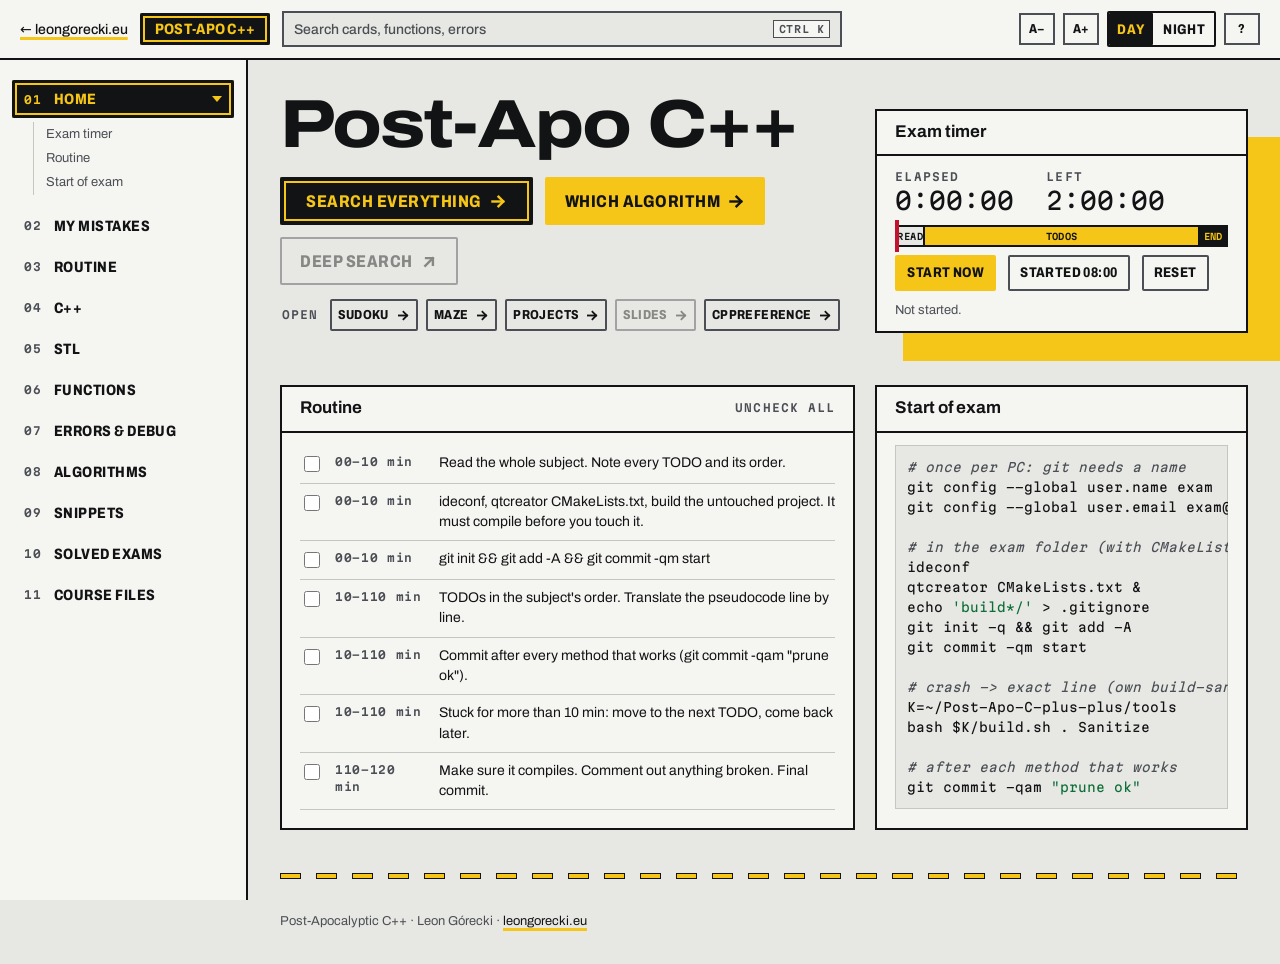
<file: index.html>
<!doctype html>
<html lang="en"><head><meta charset="utf-8">
<meta http-equiv="refresh" content="0; url=START_HERE.html">
<title>Post-Apocalyptic C++</title>
<link rel="canonical" href="START_HERE.html">
</head><body><p><a href="START_HERE.html">Post-Apocalyptic C++: open START_HERE.html</a></p></body></html>
</file>
